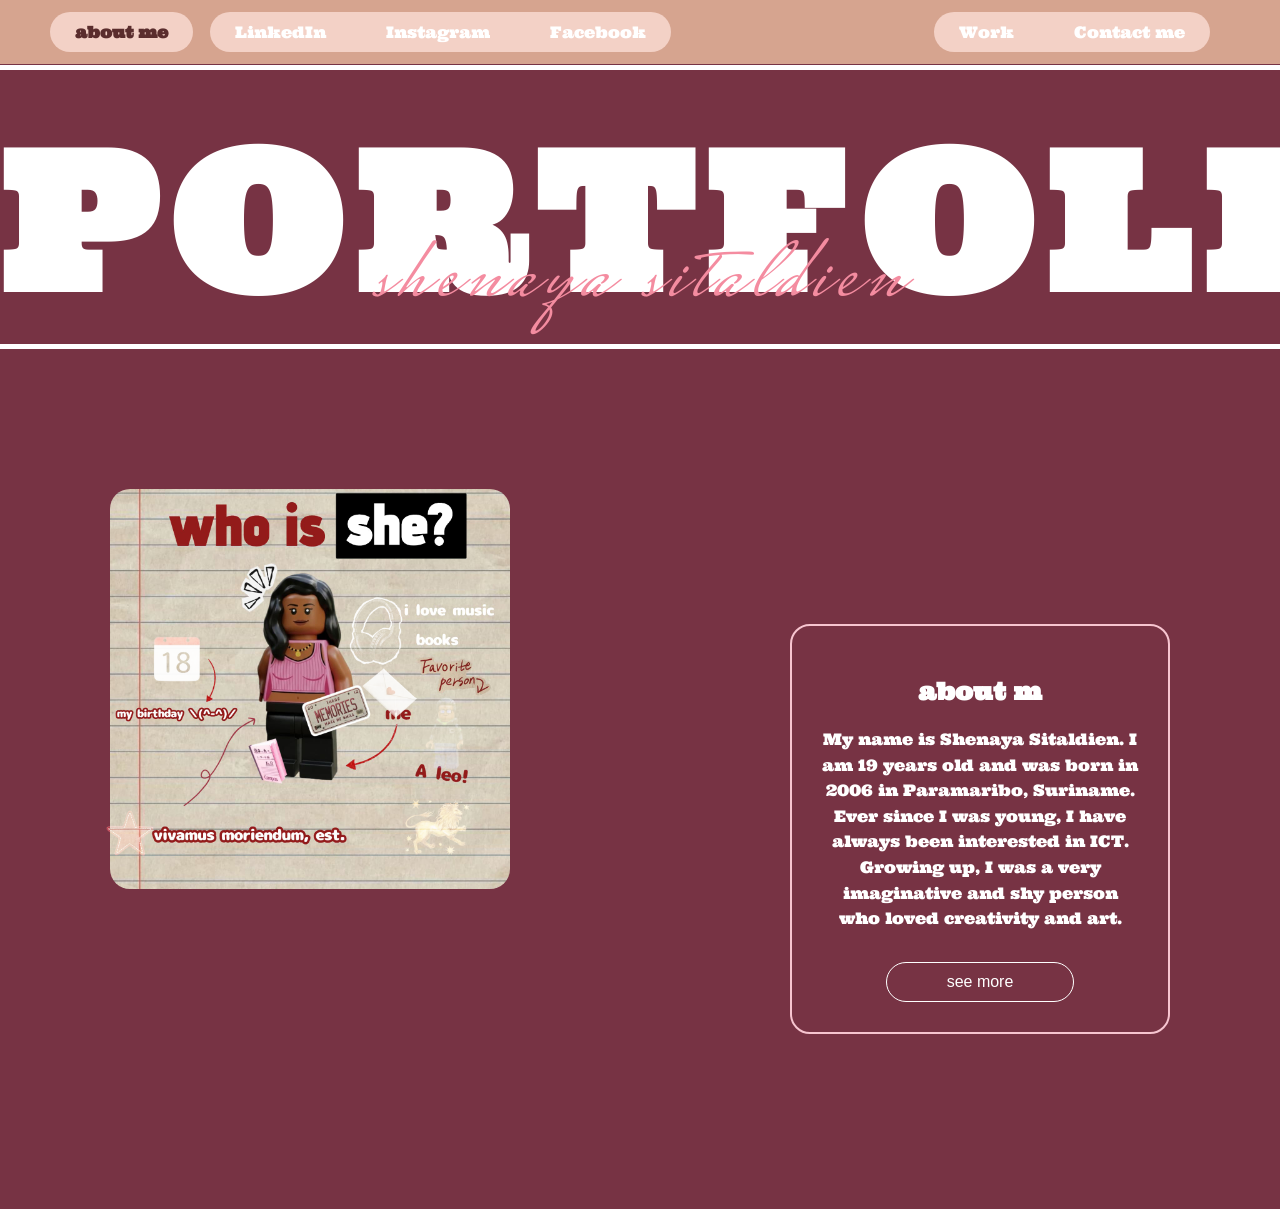
<file: index.html>
<!DOCTYPE html>
<html lang="en">
<head>
  <meta charset="UTF-8">
  <meta name="viewport" content="width=device-width, initial-scale=1.0">
  <title>nayas portfolio</title>
  <link rel="stylesheet" href="index-style.css">
  <link rel="preconnect" href="https://fonts.googleapis.com">
  <link rel="preconnect" href="https://fonts.gstatic.com" crossorigin>
  <link href="https://fonts.googleapis.com/css2?family=Ultra&display=swap" rel="stylesheet">
  <link href="https://fonts.googleapis.com/css2?family=Mrs+Saint+Delafield&display=swap" rel="stylesheet">
</head>
<body style="background-color: #773344;">
  <header>
    <div class="navbar">
      <a href="#" class="active">about me</a>
      <div class="links" style="margin-left: 17px; margin-right: auto;">
        <a href="https://www.linkedin.com/in/shenaya-sitaldien-031683353/">LinkedIn</a>
        <a href="https://www.instagram.com/shenaya18.08/">Instagram</a>
        <a href="https://www.facebook.com/sheni.papaya">Facebook</a>
      </div>
      <div class="links" style="margin-left: auto; margin-right: 20px;">
        <a href="work.html">Work</a>
        <a href="contact.html">Contact me</a>
      </div>
      <div id="spaces"></div>
    </div>
    <nav>
      <div class="title-container">
        <h1 class="title">PORTFOLIO</h1>
        <p class="subtitle">shenaya sitaldien</p>
      </div>
    </nav>
  </header>
  <section class="about-section">
    <div class="about-container">

      <div class="about-image">
        <div class="who-wrapper">
          <img src="me2.jpeg" class="who-bg" alt="who is she">

          <div class="who-icon" style="top: 19%; left: 4%; animation-delay: 0s;">
            <img src="calender.png" alt="calendar">
          </div>

          <div class="who-icon" style="top: 15%; right: 55%; animation-delay: 0.4s;">
            <img src="headphones.png" alt="headphones">
          </div>

          <div class="who-icon" style="top: 24%; right: 53%; animation-delay: 0.8s;">
            <img src="envelope.png" alt="envelope">
          </div>

          <div class="who-icon" style="top: 30%; right: 45%; animation-delay: 1.2s;">
            <img src="aryan.png" alt="favorite person">
          </div>

          <div class="who-icon" style="bottom: 43%; right: 46%; animation-delay: 1.6s;">
            <img src="leo.png" alt="lion">
          </div>

          <div class="who-icon" style="bottom: 43%; left: -3%; animation-delay: 2s;">
            <img src="star.png" alt="star">
          </div>
        </div>
      </div>

      <!-- RIGHT SIDE — about me text -->
      <div class="about-content">
        <h2 class="about-me">about me</h2>
        <p>My name is Shenaya Sitaldien.
          I am 19 years old and was born in 2006 in Paramaribo, Suriname.
          Ever since I was young, I have always been interested in ICT.
          Growing up, I was a very imaginative and shy person who loved creativity and art.
        </p>
        <a href="about-me.html" class="email-button">see more</a>
      </div>

    </div>
  </section>
  <script>
    const text = "about me";
    const element = document.querySelector(".about-me");
    element.textContent = "";
    let i = 0;

    function type() {
      if (i < text.length) {
        element.textContent += text[i];
        i++;
        setTimeout(type, 200);
      }
    }

    type();
    const aboutContent = document.querySelector(".about-content");
    aboutContent.style.opacity = "0";
    aboutContent.style.transform = "translateX(-60px)";
    aboutContent.style.transition = "opacity 2s ease, transform 0.8s ease";

    setTimeout(() => {
      aboutContent.style.opacity = "1";
      aboutContent.style.transform = "translateX(0)";
    }, 300);
  </script>

</body>
</html>
</file>
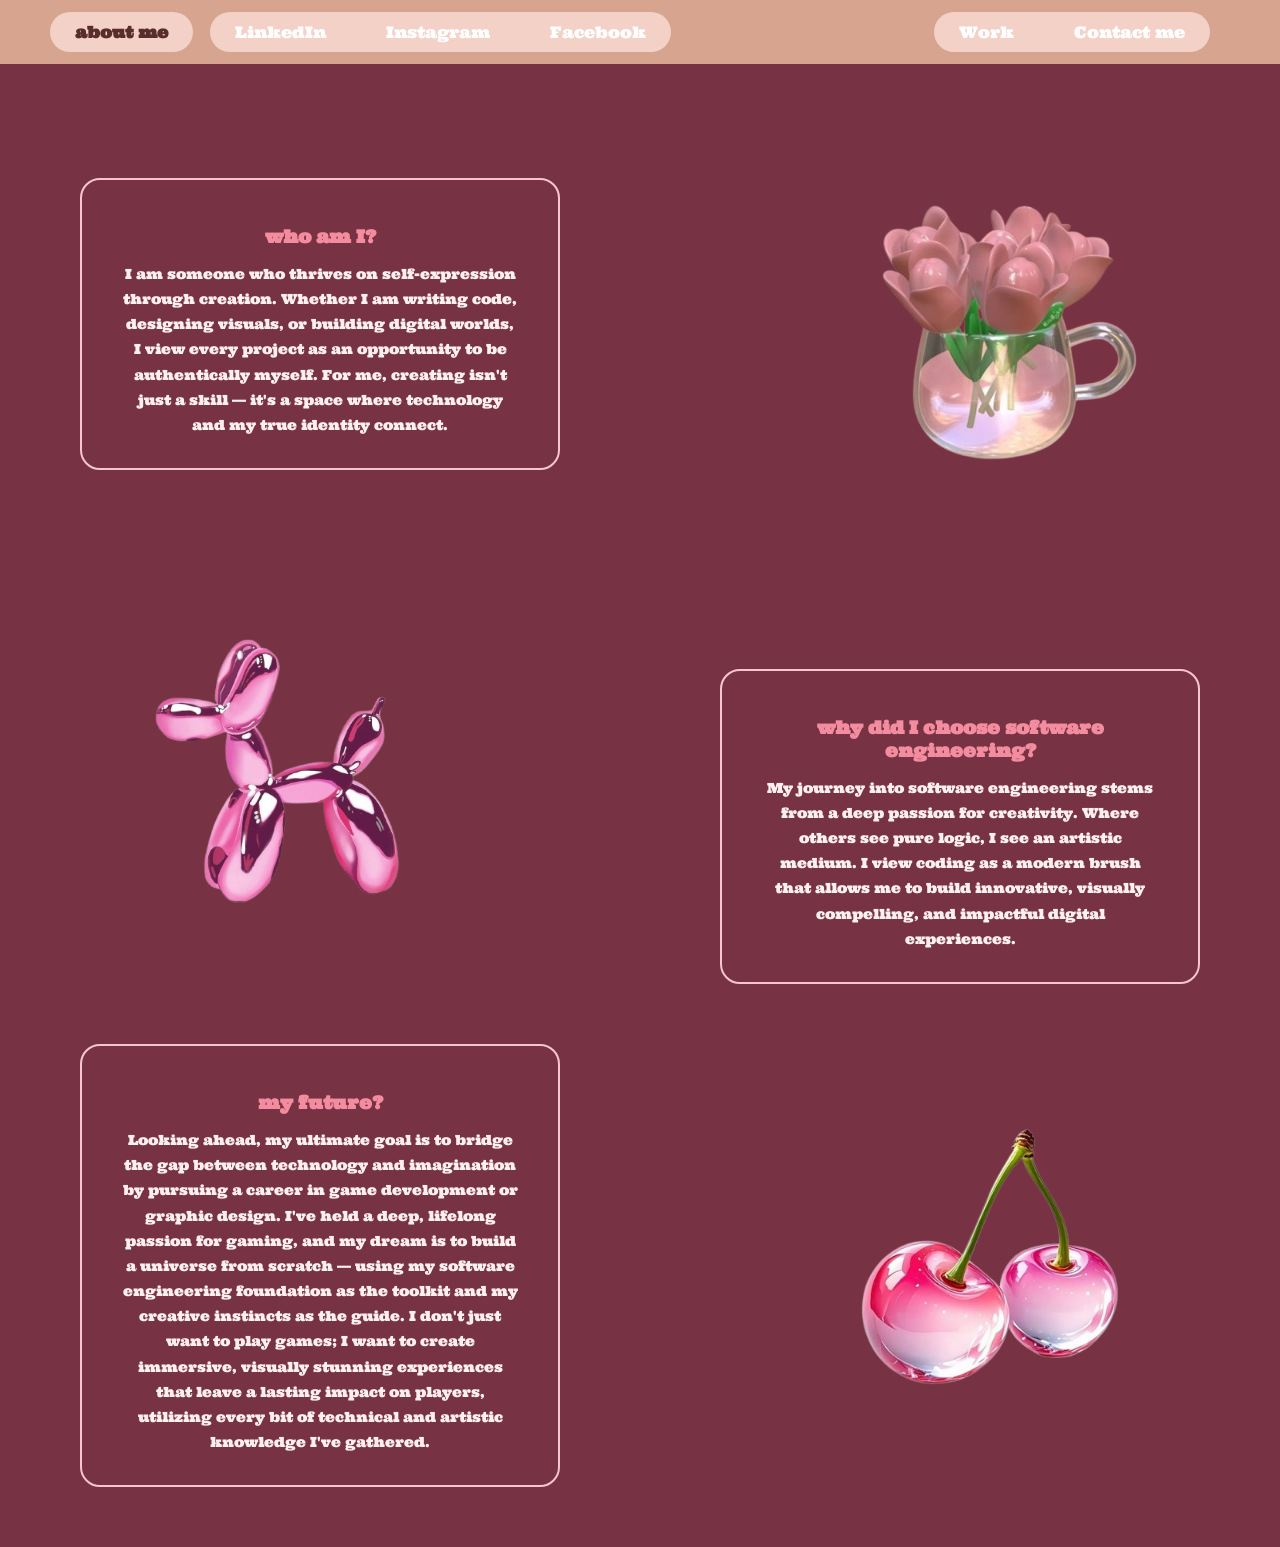
<file: about-me.html>
<!DOCTYPE html>
<html lang="en">
<head>
  <meta charset="UTF-8">
  <meta name="viewport" content="width=device-width, initial-scale=1.0">
  <title>see more - shenaya</title>
  <link rel="preconnect" href="https://fonts.googleapis.com">
  <link rel="preconnect" href="https://fonts.gstatic.com" crossorigin>
  <link href="https://fonts.googleapis.com/css2?family=Ultra&display=swap" rel="stylesheet">
  <link href="https://fonts.googleapis.com/css2?family=Mrs+Saint+Delafield&display=swap" rel="stylesheet">
  <link rel="stylesheet" href="about-me-style.css">
</head>
<body>

  <!-- NAVBAR -->
  <div class="navbar">
    <a href="index.html" class="active">about me</a>
    <div class="links">
      <a href="https://www.linkedin.com/in/shenaya-sitaldien-031683353/">LinkedIn</a>
      <a href="#">Instagram</a>
      <a href="#">Facebook</a>
    </div>
    <div class="links-right">
      <a href="work.html">Work</a>
      <a href="contact.html">Contact me</a>
    </div>
  </div>

  <!-- CONTENT -->
  <div class="page-content">

  <div class="card-row">
    <div class="card">
      <h2>who am I?</h2>
      <p>I am someone who thrives on self-expression through creation. Whether I am writing code, designing visuals, or building digital worlds, I view every project as an opportunity to be authentically myself. For me, creating isn't just a skill — it's a space where technology and my true identity connect.</p>
    </div>
    <img src="flowers.png" class="floating-icon" style="margin-left: 200px;" alt="icon">
  </div>

  <div class="card-row reverse">
    <img src="dog.png" class="floating-icon" style="margin-right: 200px;" alt="icon">
    <div class="card">
      <h2>why did I choose software engineering?</h2>
      <p>My journey into software engineering stems from a deep passion for creativity. Where others see pure logic, I see an artistic medium. I view coding as a modern brush that allows me to build innovative, visually compelling, and impactful digital experiences.</p>
    </div>
  </div>

  <div class="card-row">
    <div class="card">
      <h2>my future?</h2>
      <p>Looking ahead, my ultimate goal is to bridge the gap between technology and imagination by pursuing a career in game development or graphic design. I've held a deep, lifelong passion for gaming, and my dream is to build a universe from scratch — using my software engineering foundation as the toolkit and my creative instincts as the guide. I don't just want to play games; I want to create immersive, visually stunning experiences that leave a lasting impact on players, utilizing every bit of technical and artistic knowledge I've gathered.</p>
    </div>
    <img src="cherries.png" class="floating-icon" style="margin-left: 200px;" alt="icon">
  </div>

  </div>

  <script>
    const cards = document.querySelectorAll(".card");

    // stagger the fade-in for each card
    cards.forEach((card, index) => {
      setTimeout(() => {
        card.classList.add("visible");
      }, 300 + index * 400);
    });
  </script>

</body>
</html>
</file>
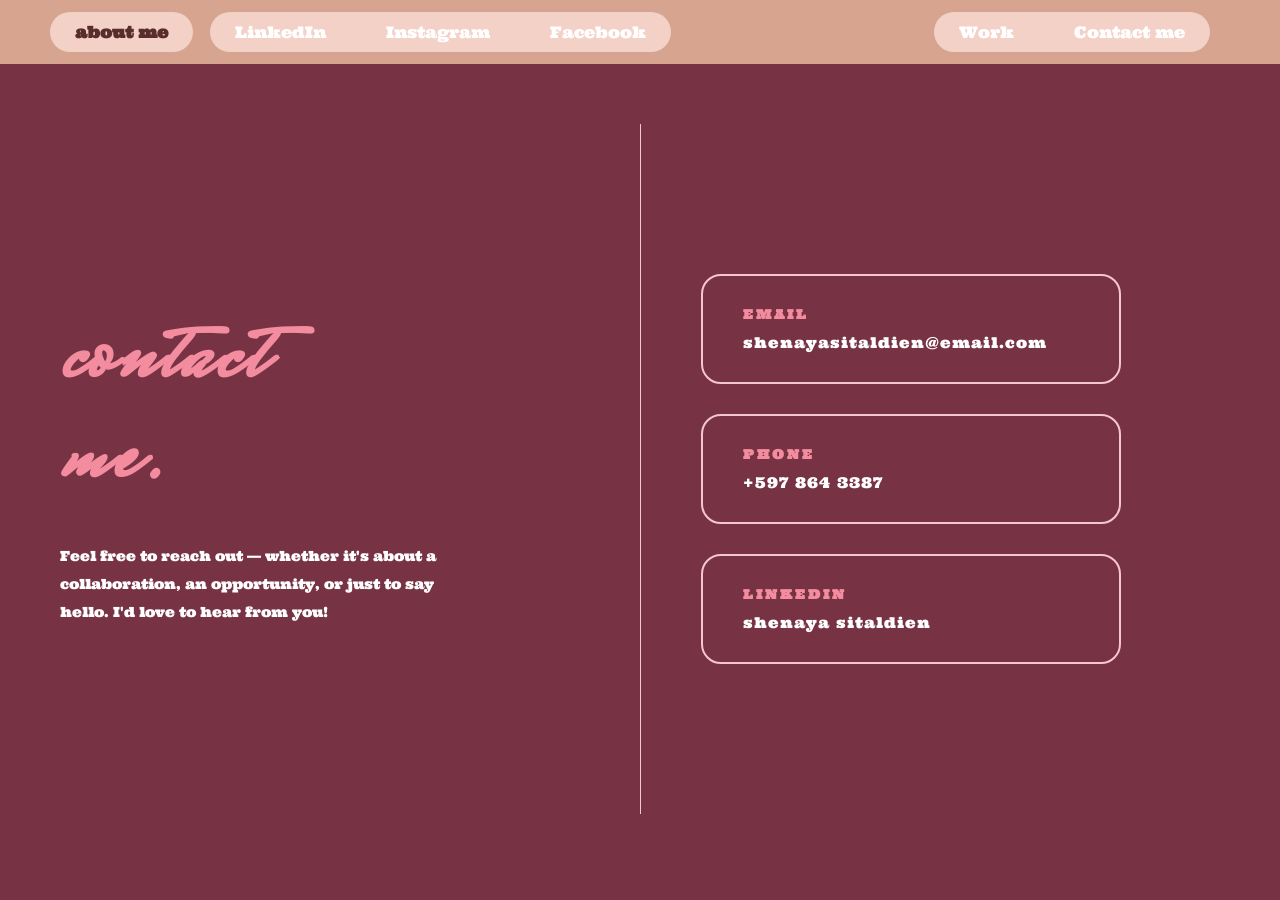
<file: contact.html>
<!DOCTYPE html>
<html lang="en">
<head>
  <meta charset="UTF-8">
  <meta name="viewport" content="width=device-width, initial-scale=1.0">
  <title>contact - shenaya</title>
  <link rel="preconnect" href="https://fonts.googleapis.com">
  <link rel="preconnect" href="https://fonts.gstatic.com" crossorigin>
  <link href="https://fonts.googleapis.com/css2?family=Ultra&display=swap" rel="stylesheet">
  <link href="https://fonts.googleapis.com/css2?family=Mrs+Saint+Delafield&display=swap" rel="stylesheet">
  <link rel="stylesheet" href="contact-style.css">
</head>
<body>

  <div class="navbar">
    <a href="index.html" class="active">about me</a>
    <div class="links">
      <a href="https://www.linkedin.com/in/shenaya-sitaldien-031683353/">LinkedIn</a>
      <a href="#">Instagram</a>
      <a href="#">Facebook</a>
    </div>
    <div class="links-right">
      <a href="work.html">Work</a>
      <a href="contact.html">Contact me</a>
    </div>
  </div>

  <div class="contact-page">

    <!-- LEFT -->
    <div class="contact-left">
      <h1>contact<br>me.</h1>
      <p>
        Feel free to reach out — whether it's about
        a collaboration, an opportunity, or just
        to say hello. I'd love to hear from you!
      </p>
    </div>

    <!-- DIVIDER -->
    <div class="contact-divider"></div>

    <!-- RIGHT -->
    <div class="contact-right">

      <div class="contact-card">
        <h3>email</h3>
        <p><a href="mailto:shenayasitaldien@email.com">shenayasitaldien@email.com</a></p>
      </div>

      <div class="contact-card">
        <h3>phone</h3>
        <p><a href="tel:+5978643387">+597 864 3387</a></p>
      </div>

      <div class="contact-card">
        <h3>linkedin</h3>
        <p><a href="https://www.linkedin.com/in/shenaya-sitaldien-031683353/" target="_blank">shenaya sitaldien</a></p>
      </div>

    </div>

  </div>

</body>
</html>
</file>
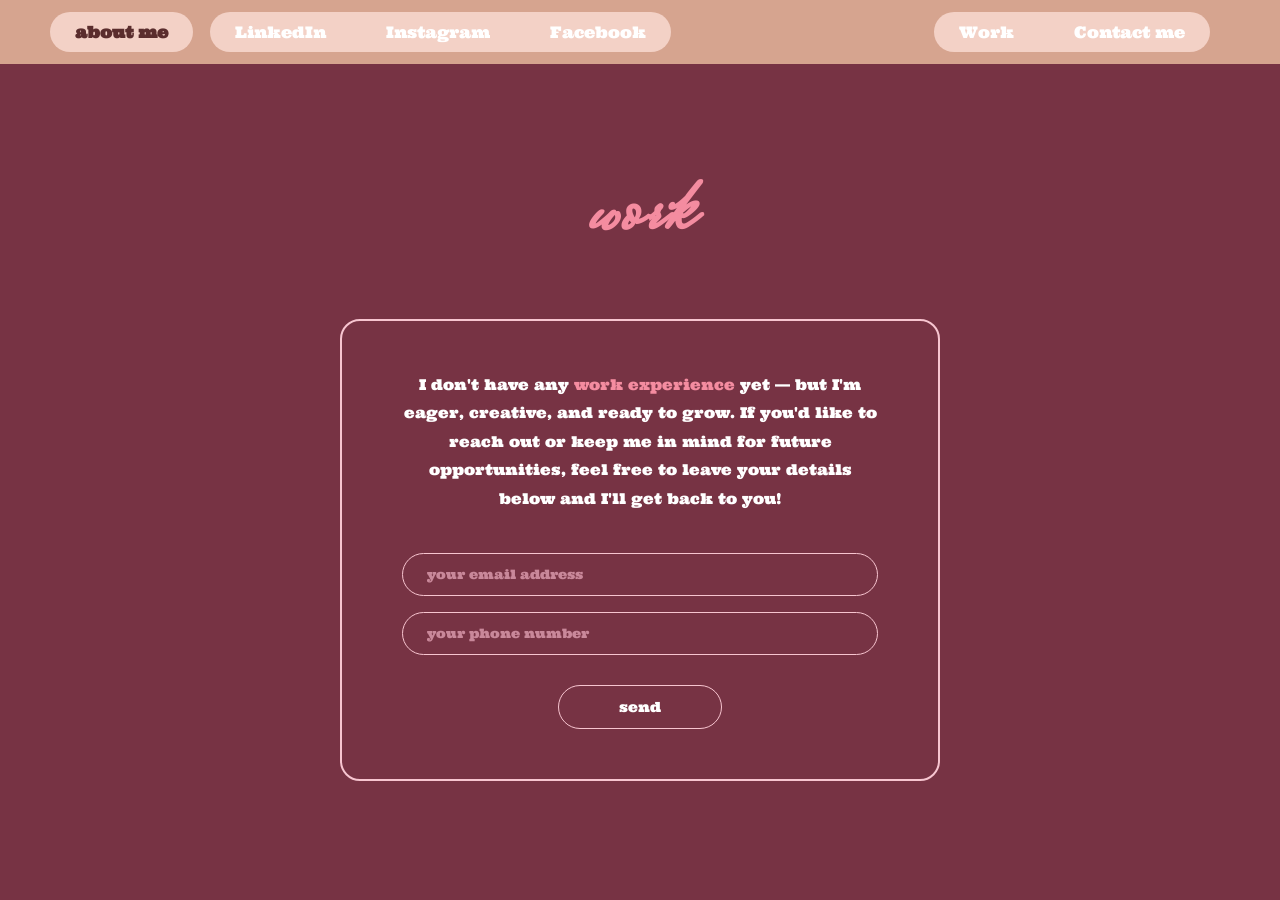
<file: work.html>
<!DOCTYPE html>
<html lang="en">
<head>
  <meta charset="UTF-8">
  <meta name="viewport" content="width=device-width, initial-scale=1.0">
  <title>work - shenaya</title>
  <link rel="preconnect" href="https://fonts.googleapis.com">
  <link rel="preconnect" href="https://fonts.gstatic.com" crossorigin>
  <link href="https://fonts.googleapis.com/css2?family=Ultra&display=swap" rel="stylesheet">
  <link href="https://fonts.googleapis.com/css2?family=Mrs+Saint+Delafield&display=swap" rel="stylesheet">
  <link rel="stylesheet" href="work-style.css">
</head>
<body>

  <div class="navbar">
    <a href="index.html" class="active">about me</a>
    <div class="links">
      <a href="https://www.linkedin.com/in/shenaya-sitaldien-031683353/">LinkedIn</a>
      <a href="#">Instagram</a>
      <a href="#">Facebook</a>
    </div>
    <div class="links-right">
      <a href="work.html">Work</a>
      <a href="contact.html">Contact me</a>
    </div>
  </div>

  <div class="work-page">

    <h1 class="work-title">work</h1>

    <div class="work-box">
      <p>
        I don't have any <span>work experience</span> yet —
        but I'm eager, creative, and ready to grow.
        If you'd like to reach out or keep me in mind
        for future opportunities, feel free to leave
        your details below and I'll get back to you!
      </p>

      <div class="form-group">
        <input type="email" placeholder="your email address">
        <input type="tel" placeholder="your phone number">
      </div>

      <button class="submit-btn">send</button>
    </div>

  </div>

</body>
</html>
</file>
<file: index-style.css>
body {
  margin: 0;
  font-family: "Ultra", serif;
  font-weight: 400;
  font-style: normal;
}
/* Navbar container */
.navbar {
  display: flex;
  align-items: center;

  background: #d6a48f; /* beige/pink tone */
  padding: 12px 50px;
}

/* Left button (about me) */
.active {
  background: #f3d1c6;
  padding: 10px 25px;
  border-radius: 30px;
  text-decoration: none;
  color: #5a2d2d;
  font-weight: 600;
}

/* Right links container */
.links {
  display: flex;
  gap: 60px;
  background: #f3d1c6;
  padding: 10px 25px;
  border-radius: 30px;
  text-decoration: none;
  color: #5a2d2d;
  margin-left: auto;
  /* remove the margin-right: 810px line */
}

/* Links */
.links a {
  text-decoration: none;
  color: #fff;
  font-weight: 500;
}

/* Optional hover effect */
.links a:hover {
  text-decoration: cornsilk;
}
.title {
font-family: "Ultra", serif;
margin-top: 1px;
margin-left: 0px;
margin-right: 0px;
margin-bottom: 0px;
font-size: 190px;
letter-spacing: 15px;
padding-top: 30px;
border-top: #fff 5px solid;
border-bottom:#fff 5px solid;
color: #fff;
}
.line-1 {
  height: 2px;
  background: #fff
  width 80%;
  margin: 20px auto;
}
.my-name {
  font-family: "Mrs Saint Delafield", cursive;
  font-size: 30px;
  color: #f48ca0;  
  letter-spacing: 6px;
  text-align: center;
  padding-bottom: 50px;
}
.subtitle {
  margin-top: -140px;
  color: #f48ca0;
  font-family: "Mrs Saint Delafield", cursive;
  font-size: 95px;
  letter-spacing: 6px;
  align-items: center;
  text-align: center;

}
#space{
  padding: 20px;
}
/* The main background section */
.about-section {
  padding: 5px px;
  color: white;
  font-family: 'YourCustomFont', sans-serif;
}

/* The container that holds the two columns */
.about-container {
  display: flex;
  flex-direction: row;
  align-items: center;
  justify-content: center;
  width: 100%;
  max-width: 1100px;
  margin: 0 auto;
  gap: 0;
  padding: 40px 20px;
  box-sizing: border-box;
}

/* Styling the image side */
.about-image img {
  max-width: 400px;
  height: auto;
  border-radius: 20px; /* Gives it those soft corners from your design */
}

/* Styling the text side */
.about-content {
  text-align: center;
  flex: 1;
  margin: 0;
  max-width: 350px;
  border: 2px solid #f7c5d0;
  border-radius: 20px;
  padding: 30px;
}

.about-content h2 {
  text-transform: lowercase;
  margin-bottom: 20px;
}

.about-content p {
  line-height: 1.6;
  margin-bottom: 30px;
  font-family: ultra, serif;
  color: #fff;

}

/* The Pill-shaped Email Button */
.email-button {
  display: inline-block;
  padding: 10px 60px;
  border: 1px solid white;
  border-radius: 50px; /* This makes it a pill shape */
  color: white;
  text-decoration: none;
  transition: 0.3s;
}

.email-button:hover {
  background-color: white;
  color: #703040;
}
.about-me {
  font-family: "ultra", serif;
}
/* Strawberry gif strip */
.strawberry-strip {
  width: 100%;
  overflow: hidden;
  background: transparent;
  line-height: 0;
  display: block;
}

.strawberry-strip img {
  width: 100%;
  height: auto;
  display: block;
  mix-blend-mode: multiply;
  max-height: 60px; /* lower this number = smaller banner */
  object-fit: cover;
}
.who-section {
  display: flex;
  justify-content: center;
  padding: 40px 20px;
}

.who-wrapper {
  position: relative;
  width: 680px;
  height: 680px;
}

.who-bg {
  width: 100%;
  height: 100%;
  object-fit: cover;
  border-radius: 20px;
  display: block;
}

.who-icon {
  position: absolute;
  animation: floatIcon 3s ease-in-out infinite;
  transition: transform 0.3s ease;
  cursor: pointer;
}

.who-icon img {
  width: 80px;
  height: 80px;
  object-fit: contain;
  mix-blend-mode: screen;
  border-radius: 10px;
}

.who-icon:hover {
  transform: scale(1.3) !important;
  animation-play-state: paused;
}

@keyframes floatIcon {
  0%   { transform: translateY(0px); }
  50%  { transform: translateY(-12px); }
  100% { transform: translateY(0px); }
}
</file>
<file: about-me-style.css>
body {
      margin: 0;
      background-color: #773344;
      font-family: "Ultra", serif;
      font-weight: 400;
      font-style: normal;
    }

    /* NAVBAR */
    .navbar {
      display: flex;
      align-items: center;

      background: #d6a48f; /* beige/pink tone */
       padding: 12px 50px;
}

    .active {
      background: #f3d1c6;
      padding: 10px 25px;
      border-radius: 30px;
      text-decoration: none;
      color: #5a2d2d;
      font-weight: 600;
    }

    .links {
      display: flex;
      gap: 60px;
      background: #f3d1c6;
      padding: 10px 25px;
      border-radius: 30px;
      text-decoration: none;
      color: #fff0f0;
      margin-left: 17px;
    }

    .links a {
      text-decoration: none;
      color: #ffffff;
      font-weight: 500;
    }

    .links a:hover {
      text-decoration: underline;
    }

    .links-right {
      display: flex;
      gap: 60px;
      background: #f3d1c6;
      padding: 10px 25px;
      border-radius: 30px;
      margin-left: auto;
      margin-right: 20px;
    }

    .links-right a {
      text-decoration: none;
      color: #ffffff;
      font-weight: 500;
    }

    /* PAGE CONTENT */
    .page-content {
      padding: 60px 80px;
      display: flex;
      flex-direction: column;
      gap: 60px;
    }

    /* CARDS */
    .card {
      border: 2px solid #f7c5d0;
      border-radius: 20px;
      padding: 30px 40px;
      max-width: 520px;
      color: #5a2d2d;
      opacity: 0;
      transform: translateX(-80px);
      transition: opacity 0.9s ease, transform 0.9s ease;
    }

    .card.visible {
      opacity: 1;
      transform: translateX(0);
    }

    /* alternating alignment */
    .card:nth-child(2) {
      align-self: flex-end;
    }

    .card h2 {
      font-family: "Ultra", serif;
      font-size: 18px;
      color: #f48ca0;
      margin-bottom: 14px;
      text-align: center;
    }

    .card p {
      font-family: "Ultra", serif;
      font-size: 14px;
      line-height: 1.8;
      text-align: center;
      color: #fff0f0;
      margin: 0;
    }
     .card-row {
  display: flex;
  align-items: center;
  gap: 40px;
}

.card-row.reverse {
  justify-content: flex-end;
}

.floating-icon {
  width: 400px;
  height: 400px;
  object-fit: contain;
  animation: floatIcon 3s ease-in-out infinite;
}

@keyframes floatIcon {
  0%   { transform: translateY(0px); }
  50%  { transform: translateY(-12px); }
  100% { transform: translateY(0px); }
}
</file>
<file: contact-style.css>
* { box-sizing: border-box; margin: 0; padding: 0; }

    body {
      background-color: #773344;
      font-family: "Ultra", serif;
      font-weight: 400;
      min-height: 100vh;
    }

    /* NAVBAR */
    .navbar {
      display: flex;
      align-items: center;
      background: #d6a48f;
      padding: 12px 50px;
    }

    .active {
      background: #f3d1c6;
      padding: 10px 25px;
      border-radius: 30px;
      text-decoration: none;
      color: #5a2d2d;
      font-weight: 600;
    }

    .links {
      display: flex;
      gap: 60px;
      background: #f3d1c6;
      padding: 10px 25px;
      border-radius: 30px;
      margin-left: 17px;
    }

    .links a {
      text-decoration: none;
      color: #fff;
      font-weight: 500;
    }

    .links-right {
      display: flex;
      gap: 60px;
      background: #f3d1c6;
      padding: 10px 25px;
      border-radius: 30px;
      margin-left: auto;
      margin-right: 20px;
    }

    .links-right a {
      text-decoration: none;
      color: #fff;
      font-weight: 500;
    }

    /* PAGE */
    .contact-page {
      display: flex;
      flex-direction: row;
      min-height: 90vh;
    }

    /* LEFT SIDE */
    .contact-left {
      flex: 1;
      display: flex;
      flex-direction: column;
      justify-content: center;
      padding: 80px 60px;
      opacity: 0;
      transform: translateX(-60px);
      animation: fadeLeft 0.9s ease forwards 0.3s;
    }

    .contact-left h1 {
      font-family: "Mrs Saint Delafield", cursive;
      font-size: 100px;
      color: #f48ca0;
      letter-spacing: 4px;
      line-height: 1;
      margin-bottom: 30px;
    }

    .contact-left p {
      color: #fff;
      font-size: 14px;
      line-height: 2;
      max-width: 380px;
    }

    /* RIGHT SIDE */
    .contact-right {
      flex: 1;
      display: flex;
      flex-direction: column;
      justify-content: center;
      align-items: flex-start;
      padding: 80px 60px;
      gap: 30px;
      opacity: 0;
      transform: translateX(60px);
      animation: fadeRight 0.9s ease forwards 0.6s;
    }

    .contact-card {
      border: 2px solid #f7c5d0;
      border-radius: 20px;
      padding: 30px 40px;
      width: 100%;
      max-width: 420px;
    }

    .contact-card h3 {
      font-family: "Ultra", serif;
      color: #f48ca0;
      font-size: 13px;
      letter-spacing: 3px;
      text-transform: uppercase;
      margin-bottom: 10px;
    }

    .contact-card p {
      color: #fff;
      font-size: 15px;
      letter-spacing: 1px;
    }

    .contact-card a {
      color: #fff;
      text-decoration: none;
      transition: color 0.3s;
    }

    .contact-card a:hover {
      color: #f48ca0;
    }

    /* DIVIDER */
    .contact-divider {
      width: 1px;
      background: #f7c5d0;
      align-self: stretch;
      margin: 60px 0;
      opacity: 0;
      animation: fadeIn 0.9s ease forwards 0.5s;
    }

    @keyframes fadeLeft {
      to { opacity: 1; transform: translateX(0); }
    }

    @keyframes fadeRight {
      to { opacity: 1; transform: translateX(0); }
    }

    @keyframes fadeIn {
      to { opacity: 1; }
    }
</file>
<file: work-style.css>
* { box-sizing: border-box; margin: 0; padding: 0; }

    body {
      background-color: #773344;
      font-family: "Ultra", serif;
      font-weight: 400;
    }

    /* NAVBAR */
    .navbar {
      display: flex;
      align-items: center;
      background: #d6a48f;
      padding: 12px 50px;
    }

    .active {
      background: #f3d1c6;
      padding: 10px 25px;
      border-radius: 30px;
      text-decoration: none;
      color: #5a2d2d;
      font-weight: 600;
    }

    .links {
      display: flex;
      gap: 60px;
      background: #f3d1c6;
      padding: 10px 25px;
      border-radius: 30px;
      margin-left: 17px;
    }

    .links a {
      text-decoration: none;
      color: #fff;
      font-weight: 500;
    }

    .links-right {
      display: flex;
      gap: 60px;
      background: #f3d1c6;
      padding: 10px 25px;
      border-radius: 30px;
      margin-left: auto;
      margin-right: 20px;
    }

    .links-right a {
      text-decoration: none;
      color: #fff;
      font-weight: 500;
    }

    /* PAGE */
    .work-page {
      min-height: 90vh;
      display: flex;
      flex-direction: column;
      align-items: center;
      justify-content: center;
      padding: 60px 20px;
      gap: 40px;
    }

    .work-title {
      font-family: "Mrs Saint Delafield", cursive;
      font-size: 80px;
      color: #f48ca0;
      letter-spacing: 4px;
      text-align: center;
      opacity: 0;
      transform: translateY(-30px);
      animation: fadeDown 0.9s ease forwards 0.2s;
    }

    .work-box {
      border: 2px solid #f7c5d0;
      border-radius: 20px;
      padding: 50px 60px;
      max-width: 600px;
      width: 100%;
      text-align: center;
      opacity: 0;
      transform: translateY(30px);
      animation: fadeUp 0.9s ease forwards 0.5s;
    }

    .work-box p {
      color: #fff;
      font-size: 15px;
      line-height: 1.9;
      margin-bottom: 40px;
    }

    .work-box p span {
      color: #f48ca0;
    }

    /* FORM */
    .form-group {
      display: flex;
      flex-direction: column;
      gap: 16px;
      margin-bottom: 30px;
    }

    .form-group input {
      background: transparent;
      border: 1px solid #f7c5d0;
      border-radius: 50px;
      padding: 12px 24px;
      color: #fff;
      font-family: "Ultra", serif;
      font-size: 13px;
      outline: none;
      transition: border 0.3s;
    }

    .form-group input::placeholder {
      color: #c9889a;
    }

    .form-group input:focus {
      border-color: #f48ca0;
    }

    .submit-btn {
      display: inline-block;
      padding: 12px 60px;
      border: 1px solid #f7c5d0;
      border-radius: 50px;
      color: #fff;
      background: transparent;
      font-family: "Ultra", serif;
      font-size: 14px;
      cursor: pointer;
      transition: 0.3s;
    }

    .submit-btn:hover {
      background: #f7c5d0;
      color: #773344;
    }

    @keyframes fadeDown {
      to { opacity: 1; transform: translateY(0); }
    }

    @keyframes fadeUp {
      to { opacity: 1; transform: translateY(0); }
    }
</file>
